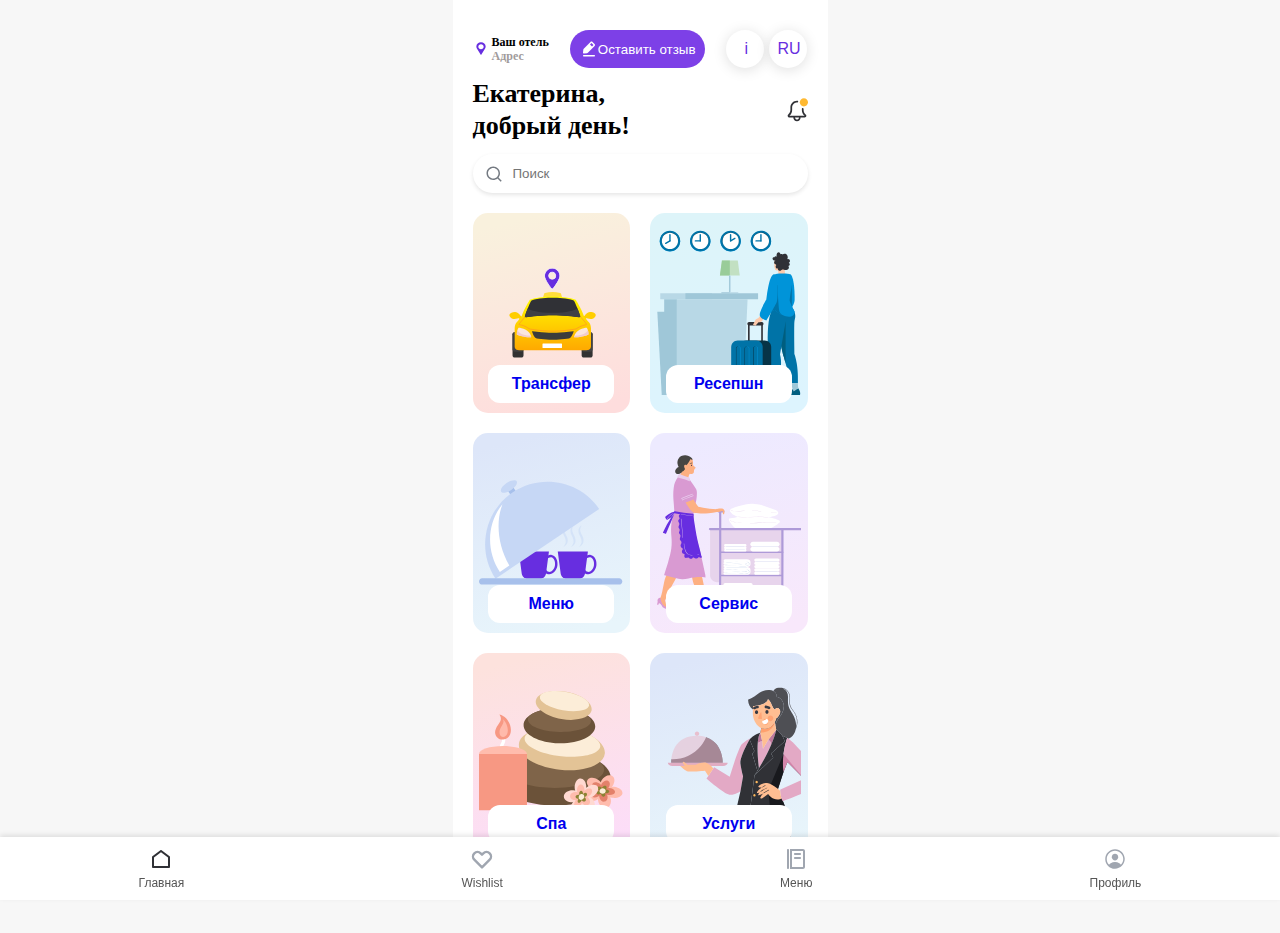
<file: index.html>
<!DOCTYPE html>
<html lang="en">
	<head>
		<meta charset="UTF-8" />
		<meta name="viewport" content="width=device-width, initial-scale=1.0" />
		<title>Document</title>
		<link rel="stylesheet" href="styles.css" />
	</head>
	<body>
		<div class="container">
			<header class="header">
				<div class="location">
					<img src="images/location.svg" alt="Иконка локации" />
					<div class="text">
						<span>Ваш отель</span>
						<span class="adress">Адрес</span>
					</div>
				</div>
				<button class="feedback-button">
					<img src="images/review.svg" alt="Иконка отзыва" />Оставить отзыв
				</button>
				<div class="info-icons">
					<span class="info">i</span>
					<span class="lang">RU</span>
				</div>
			</header>

			<main class="main-content">
				<div class="Greetings">
					<h1>
						Екатерина, <br />
						добрый день!
					</h1>
					<img src="images/bell.svg" alt="Иконка уведомления" />
				</div>

				<div class="input-wrapper">
					<img
						class="input-image"
						src="images/search.svg"
						alt="Иконка поиска"
					/>
					<input type="text" placeholder="Поиск" class="search-input" />
				</div>

				<div class="service-grid">
					<div class="service-item transfer">
						<img src="images/transfer.svg" alt="Трансфер" />
						<a href="spa.html" class="spa-block">
							<span class="link">Трансфер</span>
						</a>
					</div>
					<div class="service-item reception">
						<img src="images/reception.svg" alt="Ресепшн" />

						<a href="spa.html" class="spa-block">
							<span class="link">Ресепшн</span>
						</a>
					</div>
					<div class="service-item menu">
						<img src="images/menu.svg" alt="Меню" />
						<a href="spa.html" class="spa-block">
							<span class="link">Меню</span>
						</a>
					</div>
					<div class="service-item service">
						<img src="images/service.svg" alt="Сервис" />
						<a href="spa.html" class="spa-block">
							<span class="link">Сервис</span>
						</a>
					</div>
					<div class="service-item spa">
						<img src="images/spa.svg" alt="Спа" />
						<a href="spa.html" class="spa-block">
							<span class="link">Спа</span>
						</a>
					</div>
					<div class="service-item services">
						<img src="images/services.svg" alt="Услуги" />
						<a href="spa.html" class="spa-block">
							<span class="link">Услуги</span>
						</a>
					</div>
				</div>
			</main>

			<div class="navbar">
				<a href="/web-site-beam" class="nav-item">
					<img src="images/home-icon.svg" alt="Главная" />
					<span>Главная</span>
				</a>
				<a href="#" class="nav-item">
					<img src="images/wishlist-icon.svg" alt="Wishlist" />
					<span>Wishlist</span>
				</a>
				<a href="#" class="nav-item">
					<img src="images/menu-icon.svg" alt="Меню" />
					<span>Меню</span>
				</a>
				<a href="#" class="nav-item">
					<img src="images/profile-icon.svg" alt="Профиль" />
					<span>Профиль</span>
				</a>
			</div>
		</div>
	</body>
</html>
</file>
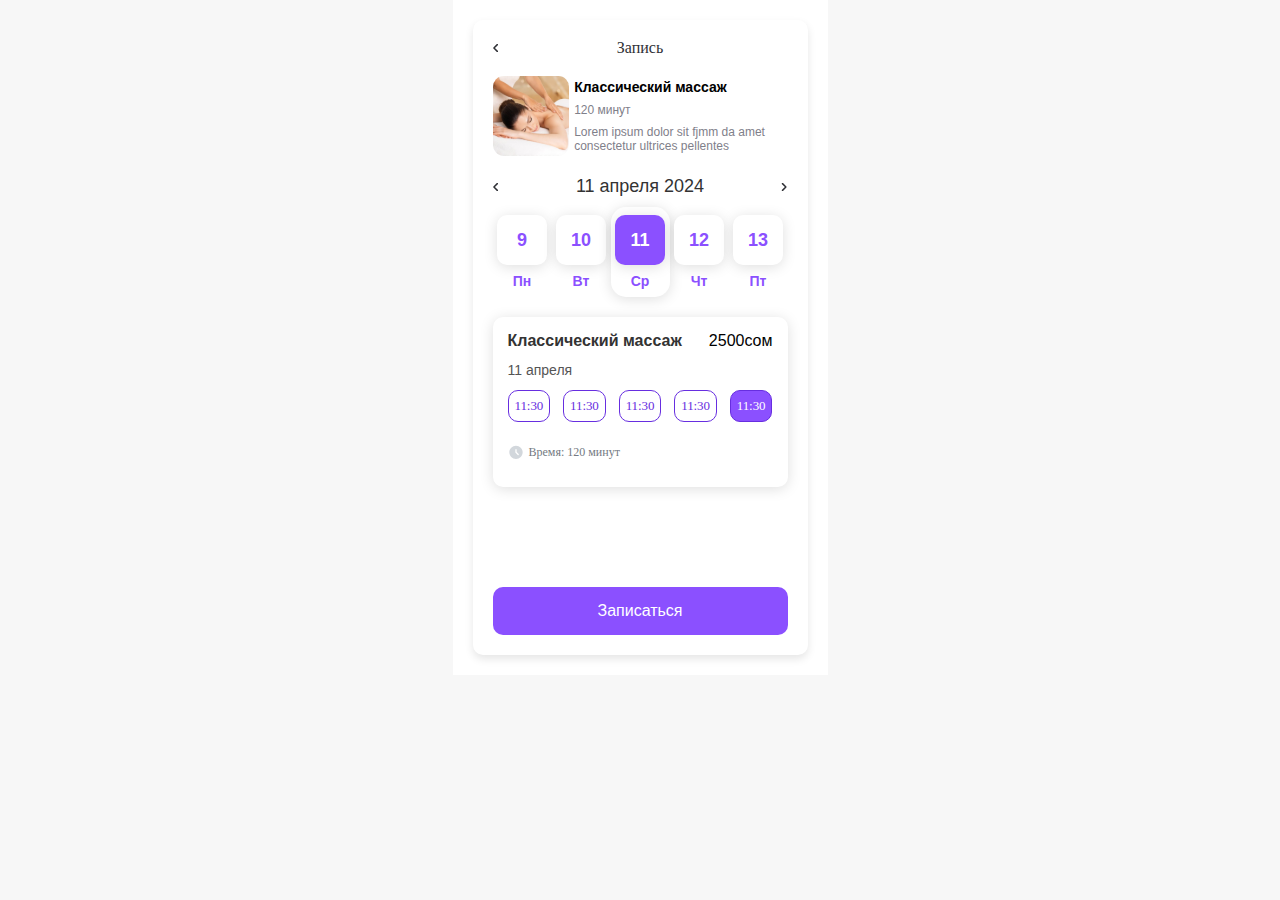
<file: appointment.html>
<!DOCTYPE html>
<html lang="en">
	<head>
		<meta charset="UTF-8" />
		<meta name="viewport" content="width=device-width, initial-scale=1.0" />
		<title>Document</title>
		<link rel="stylesheet" href="styles.css" />
	</head>
	<body>
		<div class="container">
			<div class="appointment-container">
				<h2 class="headline-appointment">
					<a href="spa.html" class="prev-page">
						<img
							class="prev-page"
							src="images/left-arrow.svg"
							alt="Иконка указатель l"
						/>
					</a>

					Запись
				</h2>
				<div class="appointment-header">
					<img src="images/massage.svg" alt="Классический массаж" />
					<div class="appointment-info">
						<h2>Классический массаж</h2>
						<p>120 минут</p>
						<p>
							Lorem ipsum dolor sit fjmm da amet consectetur ultrices pellentes
						</p>
					</div>
				</div>

				<div class="calendar-container">
					<div class="calendar-navigation">
						<img src="images/left-arrow.svg" alt="Иконка указатель l" />
						<div class="calendar-date">11 апреля 2024</div>
						<img src="images/right-arrow.svg" alt="Иконка указатель r" />
					</div>
					<div class="calendar-days">
						<div class="day-box">
							<div class="day-number">9</div>
							<div class="day-name">Пн</div>
						</div>
						<div class="day-box">
							<div class="day-number">10</div>
							<div class="day-name">Вт</div>
						</div>
						<div class="day-box selected">
							<div class="day-number">11</div>
							<div class="day-name">Ср</div>
						</div>
						<div class="day-box">
							<div class="day-number">12</div>
							<div class="day-name">Чт</div>
						</div>
						<div class="day-box">
							<div class="day-number">13</div>
							<div class="day-name">Пт</div>
						</div>
					</div>
				</div>

				<div class="appointment-details">
					<div class="appointment-time">
						<div class="appointment-conditions">
							<h3>Классический массаж</h3>
							<span>2500сом</span>
						</div>

						<p>11 апреля</p>
						<div class="time-selection">
							<button class="time-btn">11:30</button>
							<button class="time-btn">11:30</button>
							<button class="time-btn">11:30</button>
							<button class="time-btn">11:30</button>
							<button class="time-btn selected">11:30</button>
						</div>
						<div class="appointment-duration-wrapper">
							<img src="images/duration.svg" alt="Иконка time" />
							<p class="appointment-duration">Время: 120 минут</p>
						</div>
					</div>
				</div>

				<div class="appointment-footer">
					<button class="appointment-submit">
						<a
							href="appointmentApprove.html"
							class="appointment-submit-nav-item"
						>
							Записаться
						</a>
					</button>
				</div>
			</div>
		</div>
	</body>
</html>
</file>
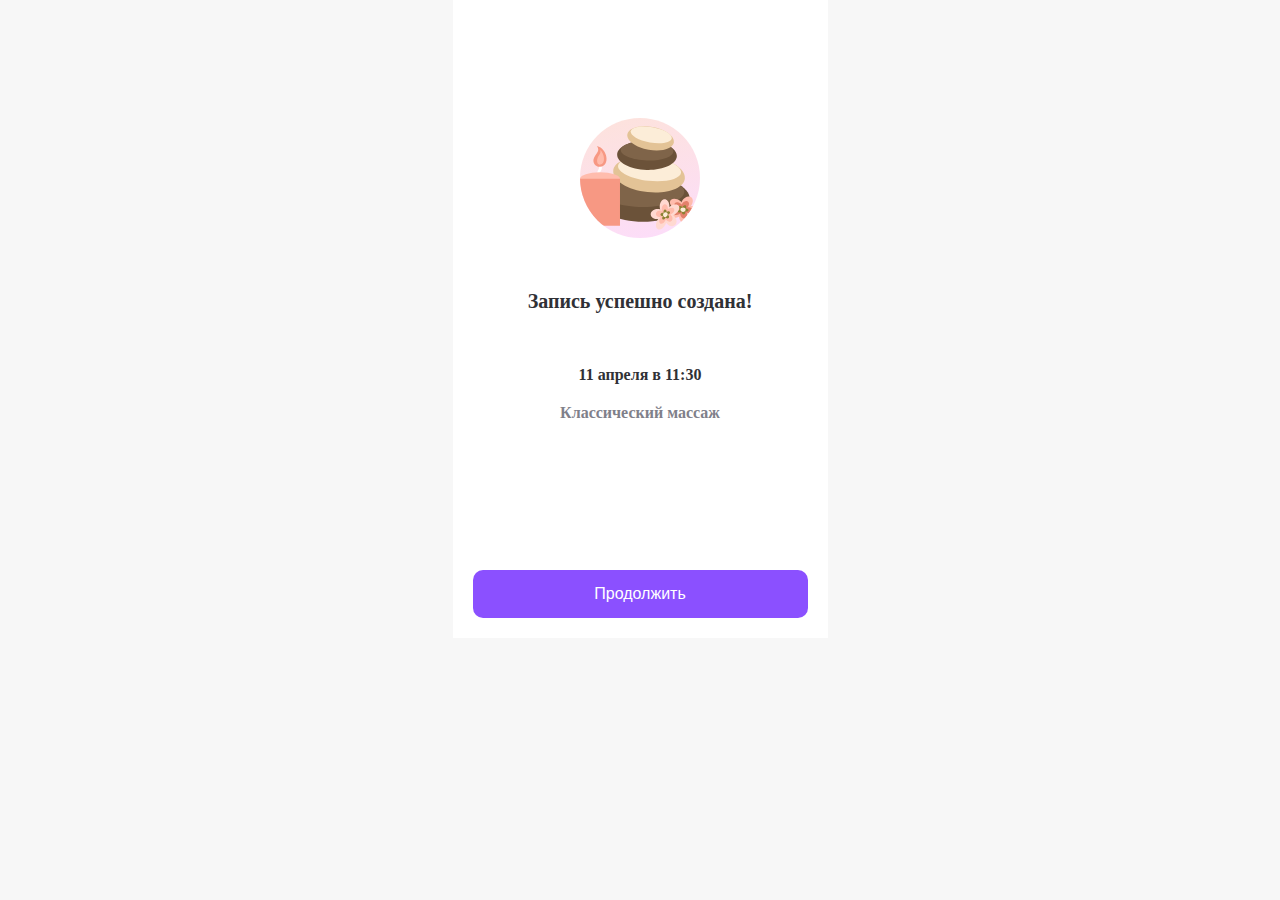
<file: appointmentApprove.html>
<!DOCTYPE html>
<html lang="en">
<head>
    <meta charset="UTF-8">
    <meta name="viewport" content="width=device-width, initial-scale=1.0">
    <title>Document</title>
    <link rel="stylesheet" href="styles.css" />
</head>
<body>
    
<div class="container">
    <div class="appointment-approve-container">
        <img class='appointment-approve-img' src="images/spa.svg" alt="Спа">
        <h2 class="headline-approve">Запись успешно создана!</h2>
        <p class="approve-date">11 апреля в 11:30</p>
        <p class="approve-type">Классический массаж</p>
    </div>
    
        <div class="appointment-footer">
            <button class="appointment-submit">
              <a href="/web-site-beam" class="appointment-submit-nav-item">
                Продолжить
              </a>
            </button>
        </div>
    </div>
    
    
    </div>
</body>
</html>
</file>
<file: styles.css>
/*
Theme Name: Custom Figma Theme
Author: Bektemir Abilov
Description: Custom WordPress theme based on Figma design.
Version: 1.0
*/

* {
	padding: 0;
	margin: 0;
	box-sizing: border-box;
}

body {
	font-family: Arial, sans-serif;
	margin: 0;
	padding: 0;
	background-color: #f7f7f7;
}

.container {
	width: 100%;
	max-width: 375px;
	margin: 0 auto;
	margin-bottom: 60px;
	padding: 20px;
	background-color: #fff;
}

.header {
	display: flex;
	justify-content: space-between;
	align-items: center;
	padding: 10px 0;
}

.location,
.feedback-button,
.info-icons {
	display: flex;
	align-items: center;
}

.location {
	font-family: Nunito Sans;
	font-size: 12px;
	font-weight: 600;
	line-height: 14px;
	text-align: left;
}

.location .text {
	display: flex;
	margin-left: 3px;
	flex-direction: column;
}

.location .adress {
	color: #a19b9b;
}

h1 {
	font-family: Nunito Sans;
	font-size: 26px;
	font-weight: 700;
	line-height: 32px;
	text-align: left;
}

.feedback-button {
	background-color: #7d40e7;
	color: #fff;
	padding: 10px;
	border: none;
	border-radius: 30px;
	cursor: pointer;
}

.main-content {
	text-align: center;
}

.service-grid {
	display: grid;
	grid-template-columns: repeat(2, 1fr);
	gap: 20px;
	margin-top: 20px;
}

.service-item {
	position: relative;
	display: flex;
	justify-content: center;
	height: 200px;
	border-radius: 15px;
	text-align: center;
}

.service-item .link {
	position: absolute;
	width: 80%;
	background: #ffffff;
	padding: 10px;
	border-radius: 12px;
	bottom: 10px;
	left: 50%;
	transform: translateX(-50%);
}

.service-item img {
	max-width: 144px;
}

.service-item span {
	font-weight: bold;
}

.Greetings {
	display: flex;
	justify-content: space-between;
}

.search-input {
	width: 100%;
	border-radius: 30px;
	margin-top: 12px;
	padding: 12px;
	padding-left: 40px;
	border: 0;
	box-shadow: 0 2px 4px rgba(0, 0, 0, 0.1);
}

.search-input:focus {
	outline: 0;
}

.info-icons {
	display: flex;
	color: #672ee0;
}

.lang {
	width: 38px;
	height: 38px;
	padding: 10px 14px 10px 8px;
	gap: 4px;
	border-radius: 30px;
	box-shadow: 0px 2px 14px 0px #00000021;
}

.info {
	width: 38px;
	height: 38px;
	padding: 10px 14px 10px 18px;
	margin-right: 5px;
	gap: 4px;
	border-radius: 30px;
	box-shadow: 0px 2px 14px 0px #00000021;
}

.input-wrapper {
	position: relative;
}

.input-wrapper .input-image {
	position: absolute;
	top: 23px;
	left: 12px;
}

.transfer {
	background: linear-gradient(165.61deg, #f9f1dd 7.57%, #fedddd 93.86%);
}

.reception {
	background: linear-gradient(165.61deg, #ddf4f9 7.57%, #ddf4fe 93.86%);
}

.menu {
	background: linear-gradient(165.61deg, #dde6f9 7.57%, #e8f5fb 93.86%);
}

.service {
	background: linear-gradient(165.61deg, #edeaff 7.57%, #f8e8fb 93.86%);
}

.spa {
	background: linear-gradient(165.61deg, #fde2dd 7.57%, #fcddf9 93.86%);
}

.services {
	background: linear-gradient(165.61deg, #dde6f9 7.57%, #e8f5fb 93.86%);
}

.navbar {
	position: fixed;
	bottom: 0;
	left: 0;
	right: 0;
	display: flex;
	justify-content: space-around;
	background-color: #fff;
	padding: 10px 0;
	box-shadow: 0 -2px 5px rgba(0, 0, 0, 0.1);
}

.nav-item {
	display: flex;
	flex-direction: column;
	align-items: center;
	text-decoration: none;
	color: #555;
	font-size: 12px;
}

.nav-item img {
	width: 24px;
	height: 24px;
	margin-bottom: 5px;
}

.nav-item span {
	font-size: 12px;
}

.spa-content {
	padding: 20px;
}

.spa-list {
	display: flex;
	flex-wrap: wrap;
	gap: 20px;
}

.spa-item {
	width: 100%;
	display: flex;
	background-color: #fff;
	border-radius: 8px;
	text-align: center;
}

.spa-page .input-wrapper {
	margin-bottom: 20px;
}

.spa-item > img {
	margin-right: 5px;
	height: 130px;
}

.spa-page .headline-and-icon {
	display: flex;
	justify-content: space-between;
}

.headline-and-icon h2 {
	font-family: Nunito Sans;
	font-size: 14px;
	font-weight: 600;
	line-height: 16px;
	text-align: left;
}

.spa-item h2 {
	font-size: 14px;
	margin: 10px 0;
}

.spa-item p {
	font-family: Nunito Sans;
	font-size: 12px;
	font-weight: 600;
	line-height: 16px;
	text-align: left;
	color: #7f808a;
}

.spa-item .btn {
	display: inline-block;
	margin-top: 10px;
	padding: 10px 20px;
	background-color: #6c63ff;
	color: #fff;
	text-decoration: none;
	border-radius: 5px;
}

.text-wrapper {
	text-align: left;
	display: flex;
	flex-direction: column;
	justify-content: space-between;
}

.text-wrapper .btn {
	width: 100%;
	border-radius: 30px;
	font-family: Nunito Sans;
	font-size: 14px;
	letter-spacing: 1px;
	line-height: 16px;
	text-align: center;
}

.massage-time {
	font-family: Nunito Sans;
	font-size: 10px;
	font-weight: 700;
	line-height: 16px;
	text-align: left;
	color: #7f808a;
}

.appointment-container {
	width: 100%;
	max-width: 400px;
	margin: 0 auto;
	padding: 20px;
	background-color: #fff;
	border-radius: 10px;
	box-shadow: 0 4px 8px rgba(0, 0, 0, 0.1);
	font-family: Arial, sans-serif;
}

.appointment-header {
	display: flex;
	align-items: center;
	margin-bottom: 20px;
}

.appointment-image {
	width: 80px;
	height: 80px;
	border-radius: 10px;
	margin-right: 15px;
}

/* .appointment-info {
	display: flex;
} */

.appointment-info h2 {
	margin: 0;
	font-size: 14px;
}

.appointment-info p {
	margin-top: 8px;
	font-size: 12px;
	color: #7f808a;
}

.appointment-date {
	margin-bottom: 20px;
}

.appointment-navigation {
	display: flex;
	justify-content: center;
	align-items: center;
	margin-bottom: 10px;
}

.nav-arrow {
	font-size: 24px;
	color: #8b50ff;
	text-decoration: none;
}

.date-display {
	font-family: Nunito Sans;
	margin: 0 18px;
	font-size: 13px;
	font-weight: 400;
	letter-spacing: -0.07854645699262619px;
	text-align: left;
	color: #303136;
}

.day-selection {
	margin-top: 12px;
	display: flex;
	justify-content: space-around;
}

.day-btn {
	background-color: #f2f2f2;
	border: none;
	padding: 10px;
	width: 50px;
	border-radius: 10px;
	text-align: center;
	font-size: 14px;
	color: #333;
	cursor: pointer;
}

.day-btn.selected {
	background-color: #8b50ff;
	color: #fff;
}

.appointment-details {
	background-color: #fff;
	padding: 15px;
	border-radius: 10px;
	box-shadow: 0px 2px 14px 0px #00000021;
}

.appointment-time h3 {
	margin: 0;
	font-size: 16px;
	color: #333;
}

.appointment-time p {
	margin: 12px 0;
	font-size: 14px;
	color: #555;
}

.time-selection {
	display: flex;
	justify-content: space-between;
	margin-bottom: 10px;
}

.time-btn {
	background-color: #fff;
	border: 1px solid #672ee0;
	padding: 6px;
	border-radius: 10px;
	text-align: center;
	font-size: 14px;
	color: #672ee0;
	cursor: pointer;
	font-family: Nunito Sans;
	font-size: 13px;
	font-weight: 400;
	line-height: 18px;
	letter-spacing: -0.07999999821186066px;
	text-align: center;
}

.time-btn.selected {
	background-color: #8b50ff;
	color: #fff;
}

.appointment-time .appointment-duration {
	font-family: Nunito Sans;
	margin-left: 5px;
	font-size: 12px;
	font-weight: 400;
	line-height: 16px;
	color: #747a82;
}

.appointment-duration-wrapper {
	display: flex;
}

.appointment-footer {
	text-align: center;
	margin-top: 100px;
}

.appointment-submit {
	background-color: #8b50ff;
	color: #fff;
	border: none;
	padding: 15px 20px;
	border-radius: 10px;
	font-size: 16px;
	cursor: pointer;
	width: 100%;
}

.appointment-submit:hover {
	background-color: #7a46e0;
}

.appointment-header img {
	width: 80px;
	height: 80px;
	margin-right: 5px;
}

.calendar-container {
	text-align: center;
	margin-bottom: 20px;
}

.calendar-navigation {
	display: flex;
	justify-content: space-between;
	align-items: center;
	margin-bottom: 10px;
}

.nav-arrow {
	font-size: 24px;
	color: #000;
	text-decoration: none;
}

.calendar-date {
	font-size: 18px;
	color: #333;
	font-weight: 500;
}

.calendar-days {
	display: flex;
	justify-content: space-around;
}

.day-box {
	display: flex;
	flex-direction: column;
	align-items: center;
	justify-content: center;
	width: 60px;
	height: auto;
	border-radius: 15px;
	font-size: 16px;
	color: #8b50ff;
	cursor: pointer;
}

.day-box.selected {
	background-color: #fff;
	color: #fff;
	box-shadow: 0px 2px 14px 0px #00000021;
	padding-bottom: 8px;
}

.selected .day-number {
	background-color: #8b50ff;
	margin-top: 8px;
}

.selected .day-name {
	color: #8b50ff;
}

.day-number {
	font-weight: 700;
	font-size: 18px;
	display: flex;
	justify-content: center;
	align-items: center;
	width: 50px;
	height: 50px;
	border-radius: 10px;
	background-color: white;
	box-shadow: 0px 2px 14px 0px #00000021;
}

.day-name {
	font-size: 14px;
	margin-top: 8px;
	font-weight: 600;
}

.appointment-conditions {
	display: flex;
	justify-content: space-between;
	align-items: center;
}

.appointment-submit-nav-item {
	display: flex;
	flex-direction: column;
	align-items: center;
	text-decoration: none;
	color: #fff;
}

.appointment-approve-container {
	display: flex;
	flex-direction: column;
	justify-content: center;
	min-height: 50vh;
	align-items: center;
}

.appointment-approve-img {
	width: 120px;
	height: 120px;
	margin-top: 50px;
	border-radius: 80px;
	background: linear-gradient(165.61deg, #fde2dd 7.57%, #fcddf9 93.86%);
}

.headline-approve {
	margin: 50px 0;
	font-family: Nunito Sans;
	font-size: 20px;
	font-weight: 700;
	line-height: 27.28px;
	text-align: left;
	color: #303136;
}

.approve-date {
	margin-bottom: 20px;
	font-family: Nunito Sans;
	font-size: 16px;
	font-weight: 700;
	text-align: center;
	color: #303136;
}

.approve-type {
	font-family: Nunito Sans;
	font-size: 16px;
	font-weight: 700;
	text-align: center;
	color: #7f808a;
}

.headline-appointment {
	position: relative;
	text-align: center;
	margin-bottom: 20px;
	color: #303136;
	font-family: Nunito Sans;
	font-size: 16px;
	font-weight: 500;
	line-height: 16px;
}

.prev-page {
	position: absolute;
	left: 0;
	top: 50%;
	transform: translateY(-50%);
}
</file>
